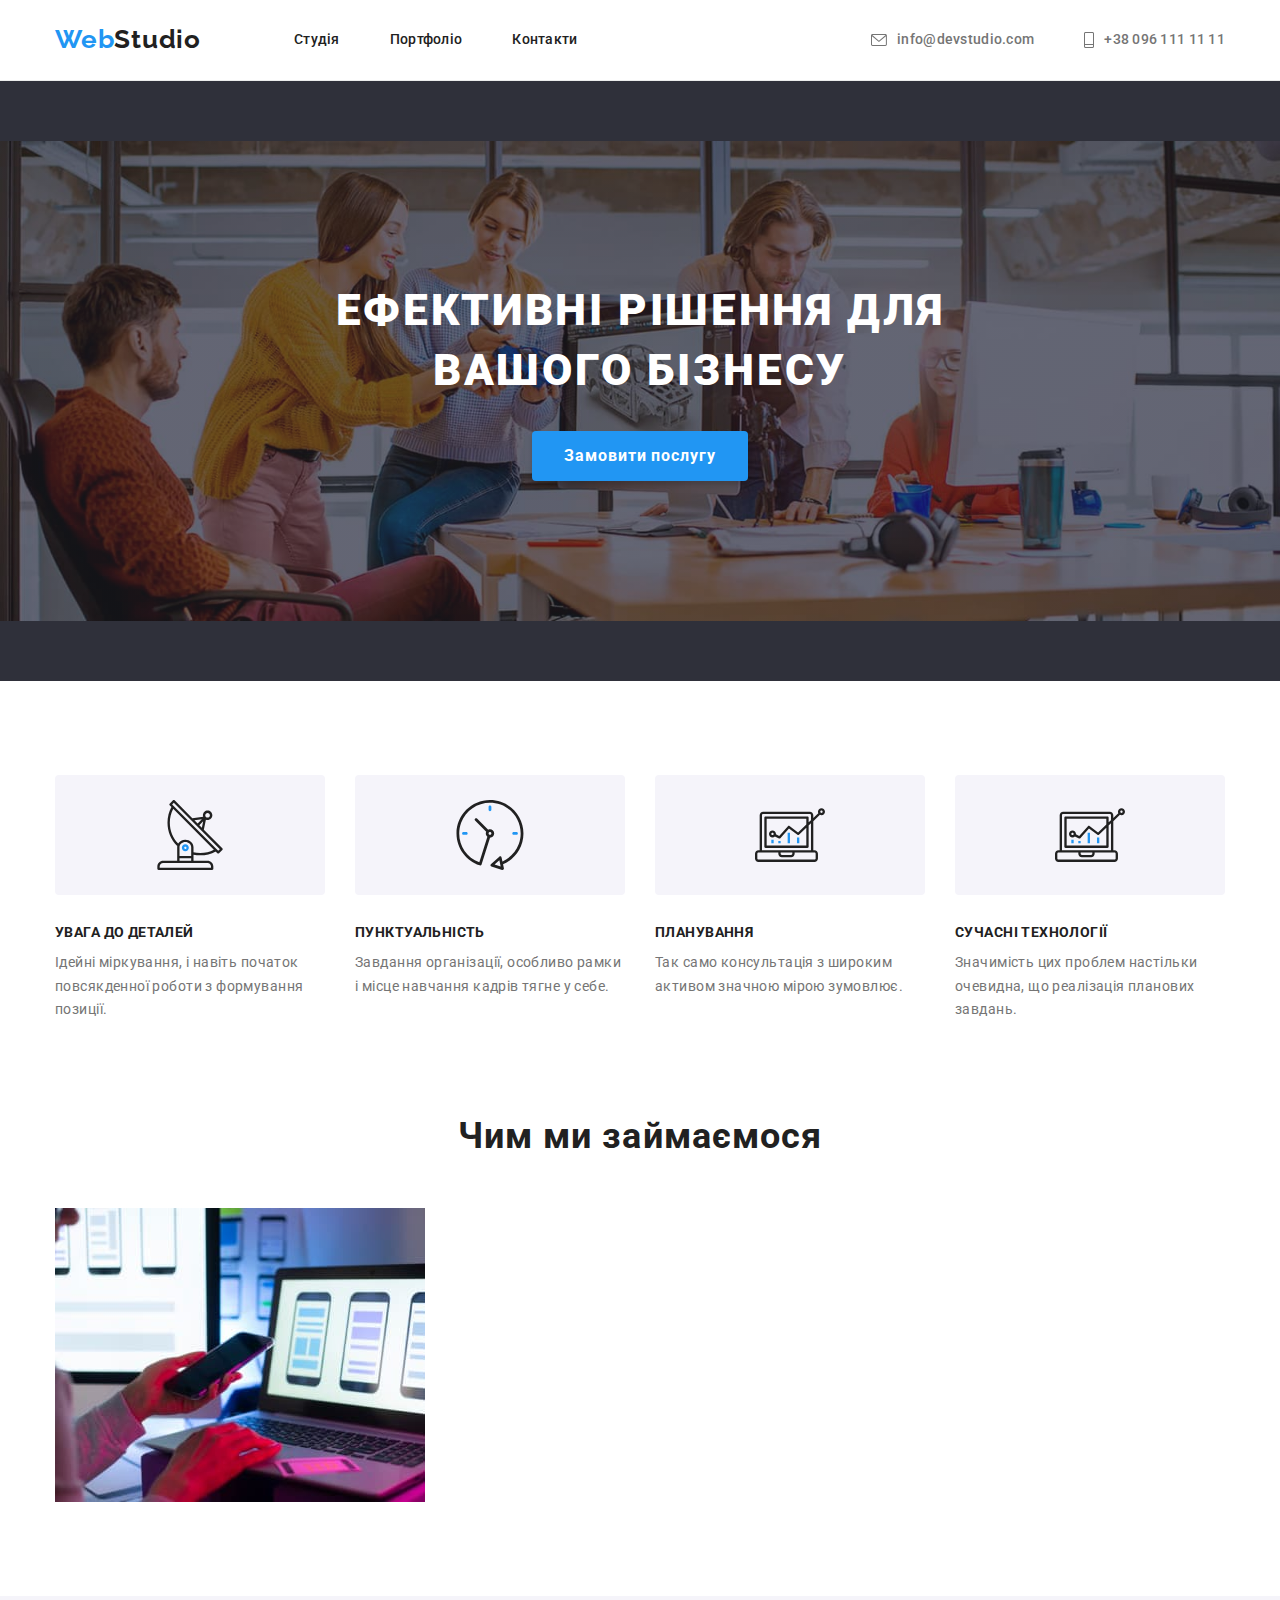
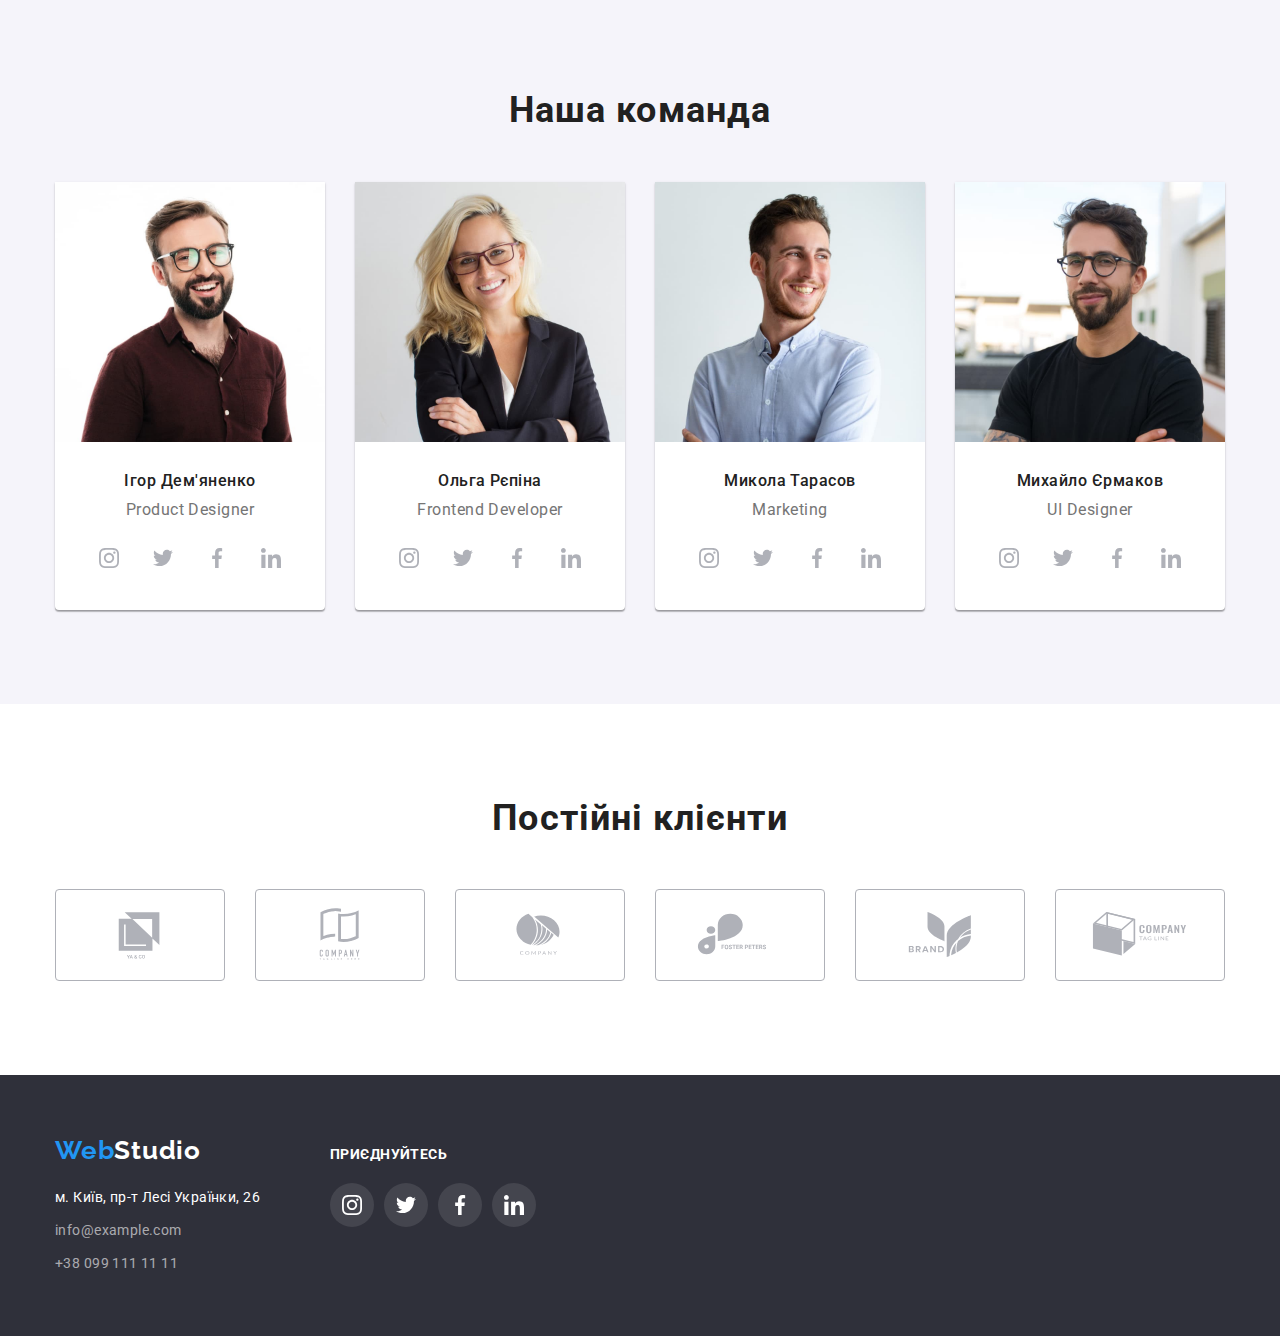
<file: index.html>
<!DOCTYPE html>
<html lang="uk">
<head>
    <meta charset="UTF-8">
    <meta http-equiv="X-UA-Compatible" content="IE=edge">
    <meta name="viewport" content="width=device-width, initial-scale=1.0">
    <title>Document</title>
    <link rel="preconnect" href="https://fonts.googleapis.com">
    <link rel="preconnect" href="https://fonts.gstatic.com" crossorigin>
    <link
        href="https://fonts.googleapis.com/css2?family=Raleway:wght@700&family=Roboto:wght@400;500;700;900&display=swap"
        rel="stylesheet">
    <link rel="stylesheet"
        href="https://cdnjs.cloudflare.com/ajax/libs/modern-normalize/1.1.0/modern-normalize.min.css">
    <link rel="stylesheet" href="./css/styles.css">
</head>
<body>
    <header class="header-color">
        <div class="container main-nav">
            <nav class="part-nav">
                <a class="logo" href="./index.html" lang="en" target="_blank">
                    <span class="logo-blue">Web</span>Studio</a>
                <ul class="site-nav">
                    <li class="site-item">
                        <a class="link" href="./index.html">Студiя</a>
                    </li>
                    <li class="site-item">
                        <a class="link" href="./portfolio.html">Портфолiо</a>
                    </li>
                    <li class="site-item">
                        <a class="link" href="#">Контакти</a>
                    </li>
                </ul>
            </nav>
            <ul class="site-contacts">
                <li class="contacts-item">
                    <a class="contacts-link link" href="mailto:info@devstudio.com">
                        <svg class="soc-icon connection" width="16" height="12">
                        <use href="./images/icons.svg#icon-envelope-hover">
                        </use>
                    </svg>info@devstudio.com</a>
                </li>
                <li class="contacts-item">
                    <a class="contacts-link link" href="tel:+380961111111">
                        <svg class="soc-icon connection" width="10" height="16">
                        <use href="./images/icons.svg#icon-Vector">
                        </use>
                    </svg>+38 096 111 11 11</a>
                </li>
            </ul>
        </div>
    </header>
    <main>
        <!-- Герой-->
        <section class="hero">
            <div class="container">
                <h1 class="hero-title">Ефективні рішення для вашого бізнесу</h1>
                <button class="btn studio-btn" type="button">Замовити послугу</button>
            </div>
        </section>
        <!-- Особенности-->
        <section class="section">
            <div class="container">
                <h2 class="hidden-title">Наші переваги</h2>
                <ul class="benefits-list">
                    <li class="benefits-item">
                        <div class="benefits-icon">
                            <svg class="soc-icon" width="70" height="70"><use href="./images/icons.svg#icon-antenna">
                            </use>
                        </svg>
                    </div>
                        <h3 class="subtitle">Увага до деталей</h3>
                        <p class="benefits">Ідейні міркування, і навіть початок повсякденної роботи з формування позиції.</p>
                    </li>
                    <li class="benefits-item">
                        <div class="benefits-icon">
                            <svg class="soc-icon" width="70" height="70"><use href="./images/icons.svg#icon-clock">
                            </use>
                        </svg>
                    </div>
                        <h3 class="subtitle">Пунктуальнiсть</h3>
                        <p class="benefits">Завдання організації, особливо рамки і місце навчання кадрів тягне у себе.</p>
                    </li>
                    <li class="benefits-item">
                        <div class="benefits-icon">
                            <svg class="soc-icon" width="70" height="70"><use href="./images/icons.svg#icon-diagram">
                            </use>
                        </svg>
                    </div>
                        <h3 class="subtitle">Планування</h3> 
                        <p class="benefits">Так само консультація з широким активом значною мірою зумовлює.</p>
                    </li>
                    <li class="benefits-item">
                        <div class="benefits-icon">
                            <svg class="soc-icon" width="70" height="70"><use href="./images/icons.svg#icon-diagram">
                            </use>
                        </svg>
                    </div>
                        <h3 class="subtitle">Сучасні технології</h3>
                        <p class="benefits">Значимість цих проблем настільки очевидна, що реалізація планових завдань.</p>
                    </li>
                </ul>
            </div>
        </section>
        <!--Чим ми займаємося -->
        <section class="section no-padding">
            <div class="container">
                <h2 class="second-title">Чим ми займаємося</h2>
                <ul class="example">
                    <li class="example-items">
                        <img src="./images/img_1.jpg" alt="алгоритм кодирования приложения" width="370" height="294">
                    </li>
                    <li class="example-items>
                        <img src="./images/img_2.jpg" alt="выбор интерфейса в телефоне" width="370" height="294">
                    </li>
                    <li class="example-items>
                        <img src="./images/img_3.jpg" alt="проверка приложения на другом устройстве" width="370"
                            height="294">
                    </li>
                </ul>
            </div>
        </section>
        <!-- Наша команда -->
        <section class="section team-color">
            <div class="container">
                <h2 class="second-title">Наша команда</h2>
                <ul class="team">
                    <li class="team-cards">
                        <img src="./images/igor_demyanenko.jpg" alt="Product Designer" width="270" height="260">
                        <div class="team-box">
                            <h3 class="third-title">Ігор Дем'яненко</h3>
                            <p class="profession" lang="en">Product Designer</p>
                        <ul class="soc-list">
                            <li class="soc-item">
                                <a href="" class="soc-link link">
                                    <svg class="soc-icon" width="20" height="20">
                                        <use href="./images/icons.svg#icon-instagram"></use>
                                    </svg>
                                </a>
                            </li>
                            <li class="soc-item">
                                <a href="" class="soc-link link">
                                    <svg class="soc-icon" width="20" height="20">
                                        <use href="./images/icons.svg#icon-twitter"></use>
                                    </svg>
                                </a>
                            </li>
                            <li class="soc-item">
                                <a href="" class="soc-link link">
                                    <svg class="soc-icon" width="20" height="20">
                                        <use href="./images/icons.svg#icon-facebook"></use>
                                    </svg>
                                </a>
                            </li>
                            <li class="soc-item">
                                <a href="" class="soc-link link">
                                    <svg class="soc-icon" width="20" height="20">
                                        <use href="./images/icons.svg#icon-linkedin"></use>
                                    </svg>
                                </a>
                            </li>
                        </ul>
                        </div>
                    </li>
                    <li class="team-cards">
                        <img src="./images/olga_repina.jpg" alt="Frontend Developer" width="270" height="260">
                        <div class="team-box">
                            <h3 class="third-title">Ольга Рєпіна</h3>
                            <p class="profession" lang="en">Frontend Developer</p>
                        <ul class="soc-list">
                            <li class="soc-item">
                                <a href="" class="soc-link link">
                                    <svg class="soc-icon" width="20" height="20">
                                        <use href="./images/icons.svg#icon-instagram"></use>
                                    </svg>
                                </a>
                            </li>
                            <li class="soc-item">
                                <a href="" class="soc-link link">
                                    <svg class="soc-icon" width="20" height="20">
                                        <use href="./images/icons.svg#icon-twitter"></use>
                                    </svg>
                                </a>
                            </li>
                            <li class="soc-item">
                                <a href="" class="soc-link link">
                                    <svg class="soc-icon" width="20" height="20">
                                        <use href="./images/icons.svg#icon-facebook"></use>
                                    </svg>
                                </a>
                            </li>
                            <li class="soc-item">
                                <a href="" class="soc-link link">
                                    <svg class="soc-icon" width="20" height="20">
                                        <use href="./images/icons.svg#icon-linkedin"></use>
                                    </svg>
                                </a>
                            </li>
                        </ul>
                        </div>
                    </li>
                    <li class="team-cards">
                        <img src="./images/mykola_tarasov.jpg" alt="Marketing" width="270" height="260">
                        <div class="team-box">
                            <h3 class="third-title">Микола Тарасов</h3>
                            <p class="profession" lang="en">Marketing</p>
                        <ul class="soc-list">
                            <li class="soc-item">
                                <a href="" class="soc-link link">
                                    <svg class="soc-icon" width="20" height="20">
                                        <use href="./images/icons.svg#icon-instagram"></use>
                                    </svg>
                                </a>
                            </li>
                            <li class="soc-item">
                                <a href="" class="soc-link link">
                                    <svg class="soc-icon" width="20" height="20">
                                        <use href="./images/icons.svg#icon-twitter"></use>
                                    </svg>
                                </a>
                            </li>
                            <li class="soc-item">
                                <a href="" class="soc-link link">
                                    <svg class="soc-icon" width="20" height="20">
                                        <use href="./images/icons.svg#icon-facebook"></use>
                                    </svg>
                                </a>
                            </li>
                            <li class="soc-item">
                                <a href="" class="soc-link link">
                                    <svg class="soc-icon" width="20" height="20">
                                        <use href="./images/icons.svg#icon-linkedin"></use>
                                    </svg>
                                </a>
                            </li>
                        </ul>
                        </div>
                    </li>
                    <li class="team-cards">
                        <img src="./images/myhailo_yermakov.jpg" alt="UI Designer" width="270" height="260">
                        <div class="team-box">
                            <h3 class="third-title">Михайло Єрмаков</h3>
                            <p class="profession" lang="en">UI Designer</p>
                        <ul class="soc-list">
                            <li class="soc-item">
                                <a href="" class="soc-link link">
                                    <svg class="soc-icon" width="20" height="20">
                                        <use href="./images/icons.svg#icon-instagram"></use>
                                    </svg>
                                </a>
                            </li>
                            <li class="soc-item">
                                <a href="" class="soc-link link">
                                    <svg class="soc-icon" width="20" height="20">
                                        <use href="./images/icons.svg#icon-twitter"></use>
                                    </svg>
                                </a>
                            </li>
                            <li class="soc-item">
                                <a href="" class="soc-link link">
                                    <svg class="soc-icon" width="20" height="20">
                                        <use href="./images/icons.svg#icon-facebook"></use>
                                    </svg>
                                </a>
                            </li>
                            <li class="soc-item">
                                <a href="" class="soc-link link">
                                    <svg class="soc-icon" width="20" height="20">
                                        <use href="./images/icons.svg#icon-linkedin"></use>
                                    </svg>
                                </a>
                            </li>
                        </ul>
                        </div>
                    </li>
                </ul>
            </div>
        </section>
       <section class="section">
        <div class="container">
            <h2 class="second-title">Постійні клієнти</h2>
            <div>
            <ul class="customers-list">
                <li class="customers-item"><a href="" class="customers-link link"><svg class="soc-icon" width="106" height="60">
                    <use href="./images/icons.svg#icon-Logo1"></use>
                </svg></a></li>
                <li class="customers-item"><a href="" class="customers-link link"><svg class="soc-icon" width="106" height="60">
                    <use href="./images/icons.svg#icon-Logo2"></use>
                </svg></a></li>
                <li class="customers-item"><a href="" class="customers-link link"><svg class="soc-icon" width="106" height="60">
                    <use href="./images/icons.svg#icon-Logo3"></use>
                </svg></a></li>
                <li class="customers-item"><a href="" class="customers-link link"><svg class="soc-icon" width="106" height="60">
                    <use href="./images/icons.svg#icon-Logo4"></use>
                </svg></a></li>
                <li class="customers-item"><a href="" class="customers-link link"><svg class="soc-icon" width="106" height="60">
                    <use href="./images/icons.svg#icon-Logo5"></use>
                </svg></a></li>
                <li class="customers-item"><a href="" class="customers-link link"><svg class="soc-icon" width="106" height="60">
                    <use href="./images/icons.svg#icon-Logo6"></use>
                </svg></a></li>
            </ul>
            </div>
        </div>
       </section>
    </main>
    <footer class="footer-color">
        <div class="container container-footer">
        <div class="adress-footer">
            <a class="logo-footer" href="/" lang="en"><span class="logo-blue">Web</span>Studio</a>
            <address>
                <ul class="footer-list">
                    <li class="footer-items">
                        <a class="link-footer link" href="https://goo.gl/maps/UnYkPPGd15aYabL29" target="_blank"
                            rel="noreferrer noopener noffollow">м. Київ, пр-т Лесі Українки, 26</a>
                    </li>
                    <li class="footer-items">
                        <a class="footer-contacts link" href="mailto:info@example.com">info@example.com</a>
                    </li>
                    <li class="footer-items">
                        <a class="footer-contacts link" href="tel:+380991111111">+38 099 111 11 11</a>
                    </li>
                </ul>
            </address>
        </div>
        <div class="soc-footer">
            <h3 class="subtitle">приєднуйтесь</h3>
            <ul class="soc-list-footer">
                <li class="soc-item">
                    <a href="" class="soc-link link">
                        <svg class="soc-icon" width="20" height="20">
                            <use href="./images/icons.svg#icon-instagram"></use>
                        </svg>
                    </a>
                </li>
                <li class="soc-item">
                    <a href="" class="soc-link link">
                        <svg class="soc-icon" width="20" height="20">
                            <use href="./images/icons.svg#icon-twitter"></use>
                        </svg>
                    </a>
                </li>
                <li class="soc-item">
                    <a href="" class="soc-link link">
                        <svg class="soc-icon" width="20" height="20">
                            <use href="./images/icons.svg#icon-facebook"></use>
                        </svg>
                    </a>
                </li>
                <li class="soc-item">
                    <a href="" class="soc-link link">
                        <svg class="soc-icon" width="20" height="20">
                            <use href="./images/icons.svg#icon-linkedin"></use>
                        </svg>
                    </a>
                </li>
            </ul>
        </div>
        </div>
    </footer>
</body>
</html>
</file>
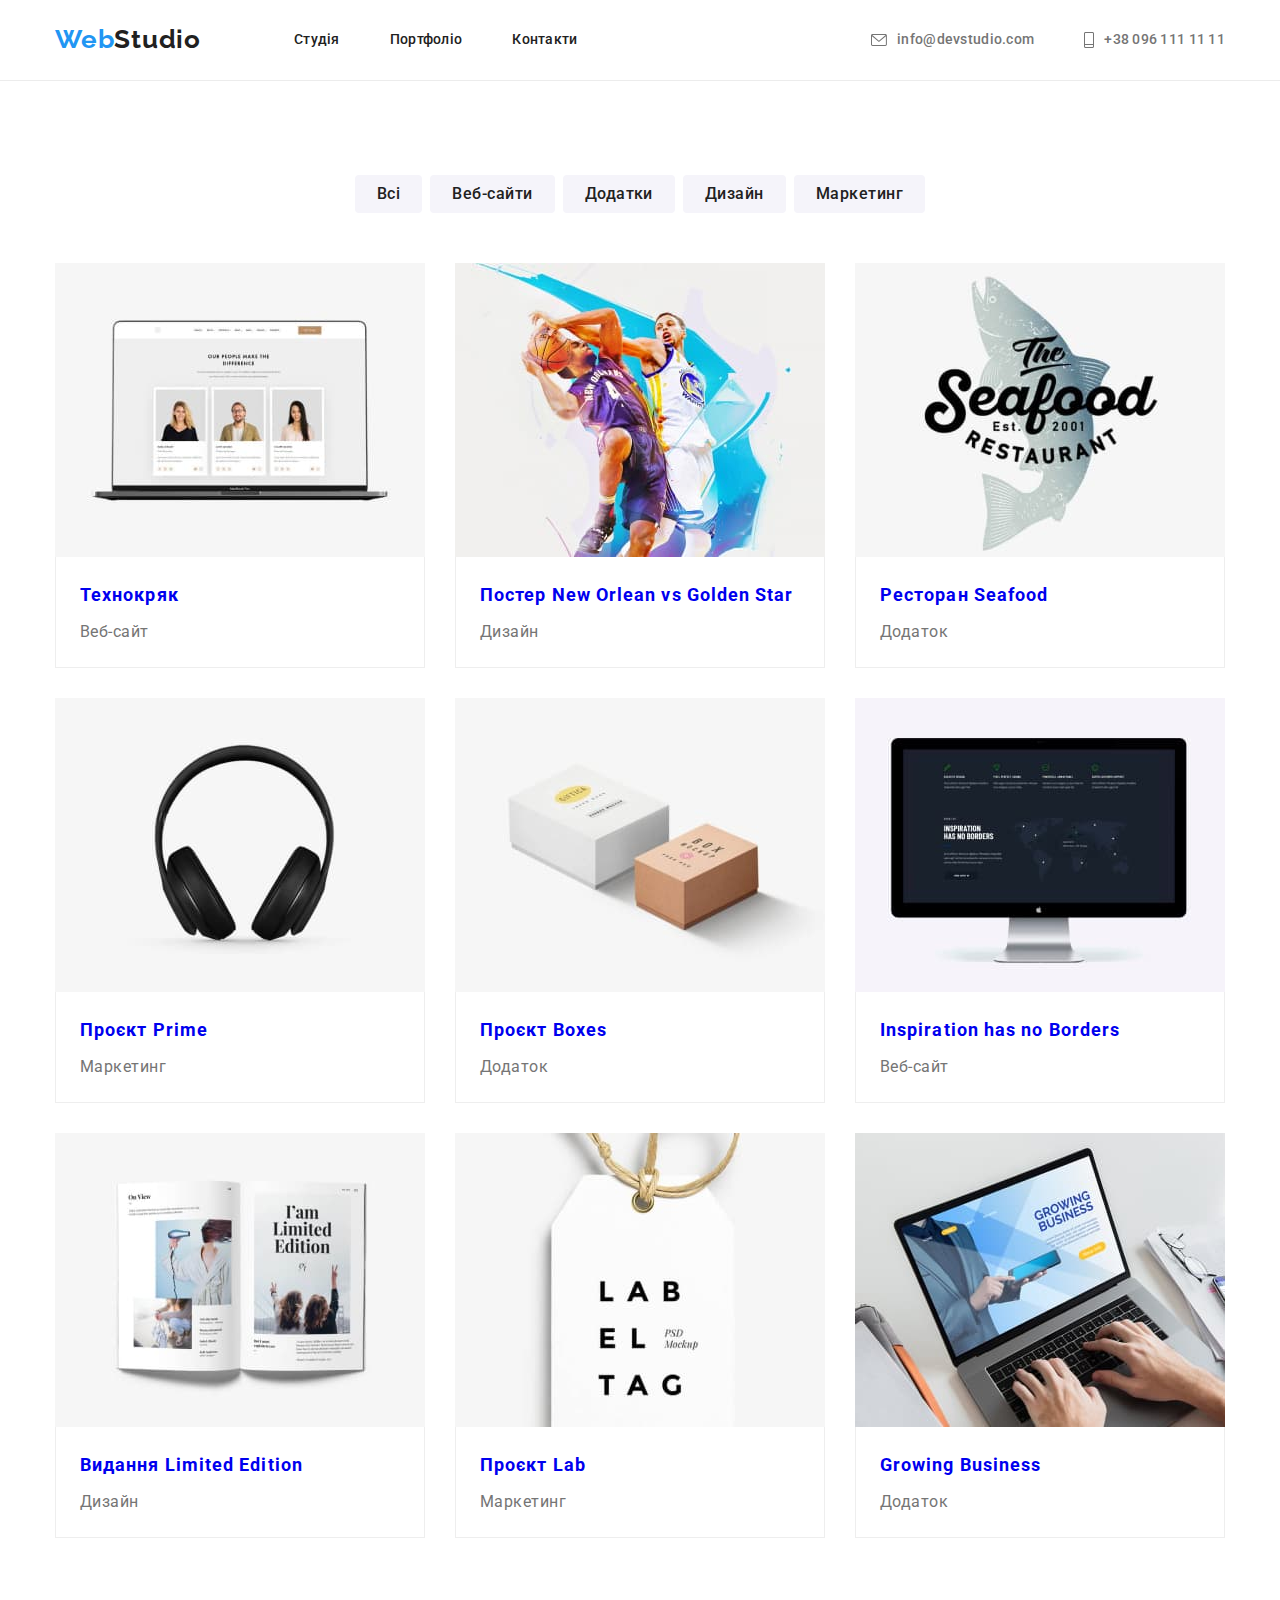
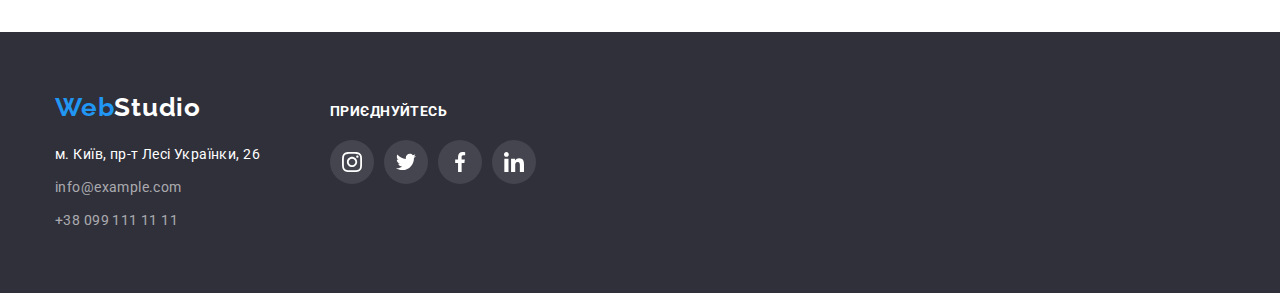
<file: portfolio.html>
<!DOCTYPE html>
<html lang="uk">
<head>
    <meta charset="UTF-8">
    <meta http-equiv="X-UA-Compatible" content="IE=edge">
    <meta name="viewport" content="width=device-width, initial-scale=1.0">
    <title>Document</title>
    <link rel="preconnect" href="https://fonts.googleapis.com">
    <link rel="preconnect" href="https://fonts.gstatic.com" crossorigin>
    <link
        href="https://fonts.googleapis.com/css2?family=Raleway:wght@700&family=Roboto:wght@400;500;700;900&display=swap"
        rel="stylesheet">
    <link rel="stylesheet"
        href="https://cdnjs.cloudflare.com/ajax/libs/modern-normalize/1.1.0/modern-normalize.min.css">
    <link rel="stylesheet" href="./css/styles.css">
</head>
<body>
    <header class="header-color">
        <div class="container main-nav">
            <nav class="part-nav">
                <a class="logo" href="./index.html" lang="en" target="_blank">
                    <span class="logo-blue">Web</span>Studio</a>
                <ul class="site-nav">
                    <li class="site-item">
                        <a class="link" href="./index.html">Студiя</a>
                    </li>
                    <li class="site-item">
                        <a class="link" href="./portfolio.html">Портфолiо</a>
                    </li>
                    <li class="site-item">
                        <a class="link" href="#">Контакти</a>
                    </li>
                </ul>
            </nav>
            <ul class="site-contacts">
                <li class="contacts-item">
                    <a class="contacts-link link" href="mailto:info@devstudio.com">
                        <svg class="soc-icon connection" width="16" height="12">
                            <use href="./images/icons.svg#icon-envelope-hover">
                            </use>
                        </svg>info@devstudio.com</a>
                </li>
                <li class="contacts-item">
                    <a class="contacts-link link" href="tel:+380961111111">
                        <svg class="soc-icon connection" width="10" height="16">
                            <use href="./images/icons.svg#icon-Vector">
                            </use>
                        </svg>
                        +38 096 111 11 11</a>
                </li>
            </ul>
        </div>
    </header>
    <main>
        <section class="section">
            <div class="container">
                    <h1 class="hidden-title">Приклади робіт</h1>
                    <!-- Фильтр-->
                    <ul class="filter">
                        <li class="filter-item">
                            <button class="btn filter-btn" type="button">Всi</button>
                        </li>
                        <li class="filter-item">
                            <button class="btn filter-btn" type="button">Веб-сайти</button>
                        </li>
                        <li class="filter-item">
                            <button class="btn filter-btn" type="button">Додатки</button>
                        </li>
                        <li class="filter-item">
                            <button class="btn filter-btn" type="button">Дизайн</button>
                        </li>
                        <li class="filter-item">
                            <button class="btn filter-btn" type="button">Маркетинг</button>
                    </ul>
                    <!--Наши работы-->
                    <ul class="works">
                        <li class="works-cards">
                            <a href="#" class="works-link link">
                            <img src="./images/технокряк.jpg" alt="Технокряк" Width="370" Height="294">
                            <div class="works-box">
                                <h2 class="projects">Технокряк</h2>
                                <p class="type-projects">Веб-сайт</p>
                            </div>
                            </a>
                        </li>
                        <li class="works-cards">
                            <a href="#" class="works-link link">
                            <img src="./images/постер.jpg" alt="Постер New Orlean vs Golden Star" width="370" height="294">
                            <div class="works-box">
                                <h2 class="projects">Постер New Orlean vs Golden Star</h2>
                                <p class="type-projects">Дизайн</p>
                            </div>
                            </a>
                        </li>
                        <li class="works-cards">
                            <a href="#" class="works-link link">
                            <img src="./images/ресторан.jpg" alt="Ресторан Seafood" width="370" height="294">
                            <div class="works-box">
                                <h2 class="projects">Ресторан Seafood</h2>
                                <p class="type-projects">Додаток</p>
                            </div>
                            </a>
                        </li>
                        <li class="works-cards">
                            <a href="#" class="works-link link">
                            <img src="./images/проект_prime.jpg" alt="Проект Prime" width="370" height="294">
                            <div class="works-box">
                                <h2 class="projects">Проєкт Prime</h2>
                                <p class="type-projects">Маркетинг</p>
                            </div>
                            </a>
                        </li>
                        <li class="works-cards">
                            <a href="#" class="works-link link">
                            <img src="./images/проект_boxes.jpg" alt="Проект Boxes" width="370" height="294">
                            <div class="works-box">
                                <h2 class="projects">Проєкт Boxes</h2>
                                <p class="type-projects">Додаток</p>
                            </div>
                            </a>
                        </li>
                        <li class="C">
                            <a href="#" class="works-link link">
                            <img src="./images/inspiration.jpg" alt="Inspiration has no Borders" width="370" height="294">
                            <div class="works-box">
                                <h2 class="projects">Inspiration has no Borders</h2>
                                <p class="type-projects">Веб-сайт</p>
                            </div>
                            </a>
                        </li>
                        <li class="works-cards">
                            <a href="#" class="works-link link">
                            <img src="./images/издание.jpg" alt="Издание Limited Idition" width="370" height="294">
                            <div class="works-box">
                                <h2 class="projects">Видання Limited Edition</h2>
                                <p class="type-projects">Дизайн</p>
                            </div>
                            </a>
                        </li>
                        <li class="works-cards">
                            <a href="#" class="works-link link">
                            <img src="./images/проект_lab.jpg" alt="Проект Lab" width="370" height="294">
                            <div class="works-box">
                                <h2 class="projects">Проєкт Lab</h2>
                                <p class="type-projects">Маркетинг</p>
                            </div>
                            </a>
                        </li>
                        <li class="works-cards">
                            <a href="#" class="works-link link">
                            <img src="./images/growing_business.jpg" alt="Growing Business" width="370" height="294">
                            <div class="works-box">
                                <h2 class="projects">Growing Business</h2>
                                <p class="type-projects">Додаток</p>
                            </div>
                            </a>
                        </li>
                    </ul>
            </div>
        </section>
    </main>
    <footer class="footer-color">
        <div class="container container-footer">
            <div class="adress-footer">
                <a class="logo-footer" href="/" lang="en"><span class="logo-blue">Web</span>Studio</a>
                <address>
                    <ul class="footer-list">
                        <li class="footer-items">
                            <a class="link-footer link" href="https://goo.gl/maps/UnYkPPGd15aYabL29" target="_blank"
                                rel="noreferrer noopener noffollow">м. Київ, пр-т Лесі Українки, 26</a>
                        </li>
                        <li class="footer-items">
                            <a class="footer-contacts link" href="mailto:info@example.com">info@example.com</a>
                        </li>
                        <li class="footer-items">
                            <a class="footer-contacts link" href="tel:+380991111111">+38 099 111 11 11</a>
                        </li>
                    </ul>
                </address>
            </div>
            <div class="soc-footer">
                <h3 class="subtitle">приєднуйтесь</h3>
                <ul class="soc-list-footer">
                    <li class="soc-item">
                        <a href="" class="soc-link link">
                            <svg class="soc-icon" width="20" height="20">
                                <use href="./images/icons.svg#icon-instagram"></use>
                            </svg>
                        </a>
                    </li>
                    <li class="soc-item">
                        <a href="" class="soc-link link">
                            <svg class="soc-icon" width="20" height="20">
                                <use href="./images/icons.svg#icon-twitter"></use>
                            </svg>
                        </a>
                    </li>
                    <li class="soc-item">
                        <a href="" class="soc-link link">
                            <svg class="soc-icon" width="20" height="20">
                                <use href="./images/icons.svg#icon-facebook"></use>
                            </svg>
                        </a>
                    </li>
                    <li class="soc-item">
                        <a href="" class="soc-link link">
                            <svg class="soc-icon" width="20" height="20">
                                <use href="./images/icons.svg#icon-linkedin"></use>
                            </svg>
                        </a>
                    </li>
                </ul>
            </div>
        </div>
    </footer>
</body>
</html>
</file>
<file: css/styles.css>
html {
    box-sizing: border-box;
}
:root {
    --text-color: #212121;
    --accent-color: #2196F3;
    --second-color: #757575;
    --last-color: #FFFFFF;
    --background-color: #E5E5E5;
    --dark-color: #2F303A;
    --soc-color: #AFB1B8;
    --grey-color: #F5F4FA
}

body {
    font-family: 'Roboto', sans-serif;
    color: var(--text-color);
}

body,
h1,
h2,
h3,
p {
    margin: 0;
}

ul,
li {
    margin: 0;
    padding-left: 0;
    list-style: none;
}

img {
    display: block;
    max-width: 100%;
    height: auto;
}

a {
    text-decoration: none;
    cursor: pointer;
}

address {
    font-style: normal;
    margin-top: 20px;
}

/*Хедер*/
.header-color {
    background-color: var(--last-color);
    color: inherit;
    border-bottom: 1px solid #ececec;
}

.logo {
    padding: 24px 0 25px 0;
    margin-right: 93px;
    font-family: 'Raleway';
    font-weight: 700;
    font-size: 26px;
    line-height: 1.19;
    letter-spacing: 0.03em;
    color: inherit;
}

.part-nav {
    display: flex;
    align-items: center;
}

.header-color .link {
    color: inherit;
}

.logo-blue {
    color: var(--accent-color)
}

.site-nav,
.site-contacts {
    display: flex;
    flex-direction: row;
    padding: 32px 0;
    font-weight: 500;
    font-size: 14px;
    line-height: 1.14;
    letter-spacing: 0.02em;
}

.site-nav {
    margin-left: 0;
}

.site-item,
.contacts-item {
    margin-right: 50px;
}

.site-item:last-child,
.contacts-item:last-child {
    margin-right: 0;
}

.link:hover,
.link:focus {
    color: var(--accent-color);
}

.site-contacts .contacts-link.link {
    color: var(--second-color);
}

.contacts-link.link:hover,
.contacts-link.link:focus {
    color: var(--accent-color);
}

.contacts-link {
display: flex;
justify-content: center;
align-items: center;
}
.connection {
    margin-right: 10px;
    fill: currentColor;
}

.connection:hover,
.connection:focus {
    fill: var(--accent-color);
}

/*Футер*/
.logo-footer {
    width: 145px;
    font-family: 'Raleway';
    font-weight: 700;
    font-size: 26px;
    line-height: 1.19;
    letter-spacing: 0.03em;
    color: var(--last-color);
}

.footer-color {
    padding: 60px 0;
    background-color: var(--dark-color);
}

.link-footer,
.footer-contacts {
    font-size: 14px;
    line-height: 1.71;
    letter-spacing: 0.03em;
}

.link-footer {
    color: var(--last-color);
}

.footer-contacts {
    color: rgba(255, 255, 255, 0.6);
}

/*Кнопки*/
.btn {
    padding: 6px 22px;
    border-radius: 4px;
    font-family: 'Roboto';
    font-weight: 500;
    font-size: 16px;
    line-height: 1.62;
    letter-spacing: 0.03em;
    background-color: var(--accent-color);
    color: var(--last-color);
    cursor: pointer;
    border: none;
}

.filter-btn {
    font-weight: 500;
    line-height: 1.63;
    letter-spacing: 0.03em;
    color: inherit;
    background-color: var(--grey-color);
    border-radius: 4px;
    padding: 6px 22px 6px 22px;
}

.filter-btn:hover,
.filter-btn:focus {
    color: var(--last-color);
    background-color: var(--accent-color);
    box-shadow: 0px 3px 1px rgb(0 0 0 / 10%), 0px 1px 2px rgb(0 0 0 / 8%), 0px 2px 2px rgb(0 0 0 / 12%);
    border-radius: 4px;
}

.studio-btn {
    min-width: 216px;
    height: 50px;
    font-weight: 700;
    font-size: 16px;
    line-height: 1.88;
    align-items: center;
    text-align: center;
    letter-spacing: 0.06em;
    color: var(--last-color);
    background: #2196F3;
    box-shadow: 0px 4px 4px rgba(0, 0, 0, 0.15);
}

.studio-btn:hover,
.studio-btn:focus {
    background-color: #188ce8;
    color: var(--last-color);
    box-shadow: 0px 4px 4px rgb(0 0 0 / 15%);
    border-radius: 4px;
}

/* Студия*/
.hero {
    max-width: 1600px;
    margin:auto;
    display: flex;
    align-items: center;
    text-align: center;
    padding: 200px 0px;
    background-color: var(--dark-color);
    background-image: linear-gradient(rgba(47, 48, 58, 0.4), rgba(47, 48, 58, 0.4)), url(../images/hero.jpg);
    background-repeat: no-repeat;
    background-position: center;
    background-size: contain;
}

.hero-title {
    max-width: 696px;
    margin: 0 auto;
    margin-bottom: 30px;
    text-transform: uppercase;
    font-weight: 900;
    font-size: 44px;
    line-height: 1.36;
    letter-spacing: 0.06em;
    color: var(--last-color);
}

.hidden-title {
    position: absolute;
    width: 1px;
    height: 1px;
    margin: -1px;
    border: 0;
    padding: 0;
    white-space: nowrap;
    clip-path: inset(100%);
    clip: rect(0 0 0 0);
    overflow: hidden;
}

.subtitle {
    margin-bottom: 10px;
    text-transform: uppercase;
    font-weight: 700;
    font-size: 14px;
    line-height: 1.14;
    letter-spacing: 0.03em;
}

.second-title {
    margin-right: 0 auto;
    align-items: center;
    font-weight: 700;
    font-size: 36px;
    line-height: 1.16;
    text-align: center;
    letter-spacing: 0.03em;

}

.team-box {
    padding: 30px 0;
}

.third-title {
    font-weight: 500;
    font-size: 16px;
    line-height: 1.18;
    letter-spacing: 0.03em;
}

.benefits {
    width: 270px;
    margin-bottom: 0;
    font-size: 14px;
    line-height: 1.71;
    letter-spacing: 0.03em;
    color: var(--second-color);
}

.profession {
    margin-top: 10px;
    font-size: 16px;
    line-height: 1.18;
    letter-spacing: 0.03em;
    color: var(--second-color);
}

.container {
    width: 1200px;
    padding: 0px 15px;
    margin: 0 auto;
}

.footer-items:not(:first-child) {
    margin-top: 9px;
}

.main-nav {
    display: flex;
    flex-direction: row;
    justify-content: space-between;
}

.section {
    padding-top: 94px;
    padding-bottom: 94px;
}

.benefits-list {
    display: flex;
    column-gap: 30px;
}

.benefits-icon {
    width: 270px;
    height: 120px;
    margin-bottom: 30px; 
    display: flex;
    justify-content: center;
    align-items: center;
    background: var(--grey-color);
    border-radius: 4px;
}
.benefits-item {
    flex-basis: calc((100% - 90px) / 4);
}

.example {
    display: flex;
    column-gap: 30px;
    margin-top: 50px;
    flex-basis: calc((100% - 60px) / 3);
}

.team {
    display: flex;
    align-items: center;
    column-gap: 30px;
    margin-top: 50px;
}

.team-cards {
    text-align: center;
    flex-basis: calc((100% - 90px) / 4);
    background-color: var(--last-color);
    box-shadow: 0px 1px 3px rgba(0, 0, 0, 0.12), 0px 1px 1px rgba(0, 0, 0, 0.14), 0px 2px 1px rgba(0, 0, 0, 0.2);
    border-radius: 0px 0px 4px 4px;
}

.team-color {
    background: var(--grey-color);
}

.customers-list {
    display: flex;
    margin-top: 50px;
    align-items: center;
    column-gap: 30px;
}

.customers-item {
    border: 1px solid var(--soc-color);
    border-radius: 4px;
    width: 170px;
    height: 92px;
}

.customers-link {
    width: 100%;
    height: 100%;
    display: flex;
    align-items: center;
    justify-content: center;
    fill: var(--soc-color);
}

.customers-link:hover .soc-icon,
.customers-link:focus .soc-icon {
    fill: var(--accent-color);
}

.customers-item:hover,
.customers-item:focus {
    border: 1px solid var(--accent-color);
}

/*Портфолио*/
.filter {
    display: flex;
    justify-content: center;
}

.filter-item:not(:last-child) {
    margin-right: 8px;
}

.projects {
    font-weight: 700;
    font-size: 18px;
    line-height: 2;
    letter-spacing: 0.06em;
}

.type-projects {
    margin-top: 4px;
    font-size: 16px;
    line-height: 1.88;
    letter-spacing: 0.03em;
    color: var(--second-color);
}
.no-padding {
    padding-top: 0;
}

.works {
    display: flex;
    flex-wrap: wrap;
    gap: 30px;
    margin-top: 50px;
    flex-basis: calc((100% - 60px) / 3);
}

.works-box {
    padding: 20px 24px;
    background: var(--last-color);
    border: 1px solid #EEEEEE;
    border-top: 0;
}

.works-link {
    display: block;
}

.works-link:hover,
.works-link:focus {
    color: inherit;
    box-shadow: 0px 1px 1px rgba(0, 0, 0, 0.12), 0px 4px 4px rgba(0, 0, 0, 0.06), 1px 4px 6px rgba(0, 0, 0, 0.16);
}

/*Иконки*/
.soc-link {
    display: flex;
    align-items: center;
    justify-content: center;
    width: 44px;
    height: 44px;
    fill: var(--soc-color);
    border-radius: 50%;
}

.soc-link:hover,
.soc-link:focus {
    background-color: var(--accent-color);
    fill: var(--last-color);
}

.soc-list {
    display: flex;
    justify-content: center;
    gap: 10px;
    margin-top: 16px;
}

.container-footer {
    display: flex;
    align-items: baseline;
}

.soc-footer {
    margin-left: 70px;
    align-items: center;
}

.soc-list-footer {
    display: flex;
    gap: 10px;
}

.soc-footer .subtitle {
    color: var(--last-color);
    margin-bottom: 20px;
}

.soc-list-footer .soc-link {
    fill: var(--last-color);
    background: rgba(255, 255, 255, 0.1);
}

.soc-list-footer .soc-link:hover,
.soc-list-footer .soc-link:focus {
fill: var(--last-color);
background-color: var(--accent-color);
}
</file>
